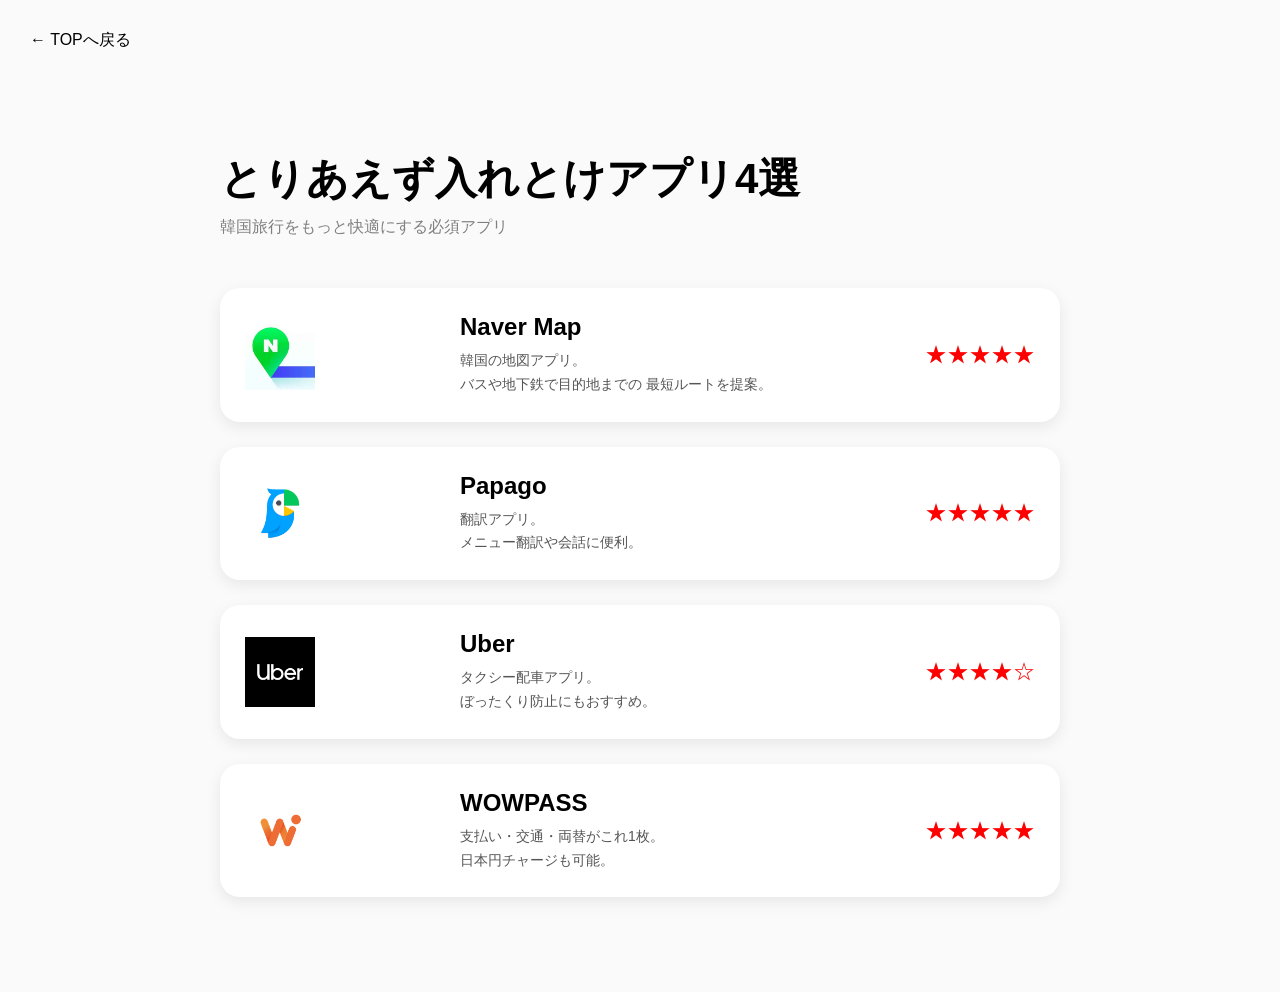
<file: apps.html>
<!DOCTYPE html>
<html lang="ja">

<head>

<meta charset="UTF-8">

<meta name="viewport"
content="width=device-width, initial-scale=1">

<title>

とりあえず入れとけアプリ

</title>

<link
rel="stylesheet"
href="style.css">

</head>



<body class="app-page">



<header class="top">

<a href="index.html">

← TOPへ戻る

</a>

</header>




<section class="app-section">

<h1>

とりあえず入れとけアプリ4選

</h1>



<p class="sub">

韓国旅行をもっと快適にする必須アプリ

</p>




<!-- Naver -->

<div class="app-card">

<img src="images/navermap.jpg">


<div class="app-text">

<h2>

Naver Map

</h2>


<p>

韓国の地図アプリ。<br>

バスや地下鉄で目的地までの
最短ルートを提案。

</p>

</div>


<span>

★★★★★

</span>

</div>





<!-- Papago -->

<div class="app-card">

<img src="images/Papago.png">


<div class="app-text">

<h2>

Papago

</h2>


<p>

翻訳アプリ。<br>

メニュー翻訳や会話に便利。

</p>

</div>


<span>

★★★★★

</span>

</div>





<!-- Uber -->

<div class="app-card">

<img src="images/Uber.png">


<div class="app-text">

<h2>

Uber

</h2>


<p>

タクシー配車アプリ。<br>

ぼったくり防止にもおすすめ。

</p>

</div>


<span>

★★★★☆

</span>

</div>





<!-- WOWPASS -->

<div class="app-card">

<img src="images/wowpass.png">


<div class="app-text">

<h2>

WOWPASS

</h2>


<p>

支払い・交通・両替がこれ1枚。<br>

日本円チャージも可能。

</p>

</div>


<span>

★★★★★

</span>

</div>



</section>


</body>

</html>
</file>
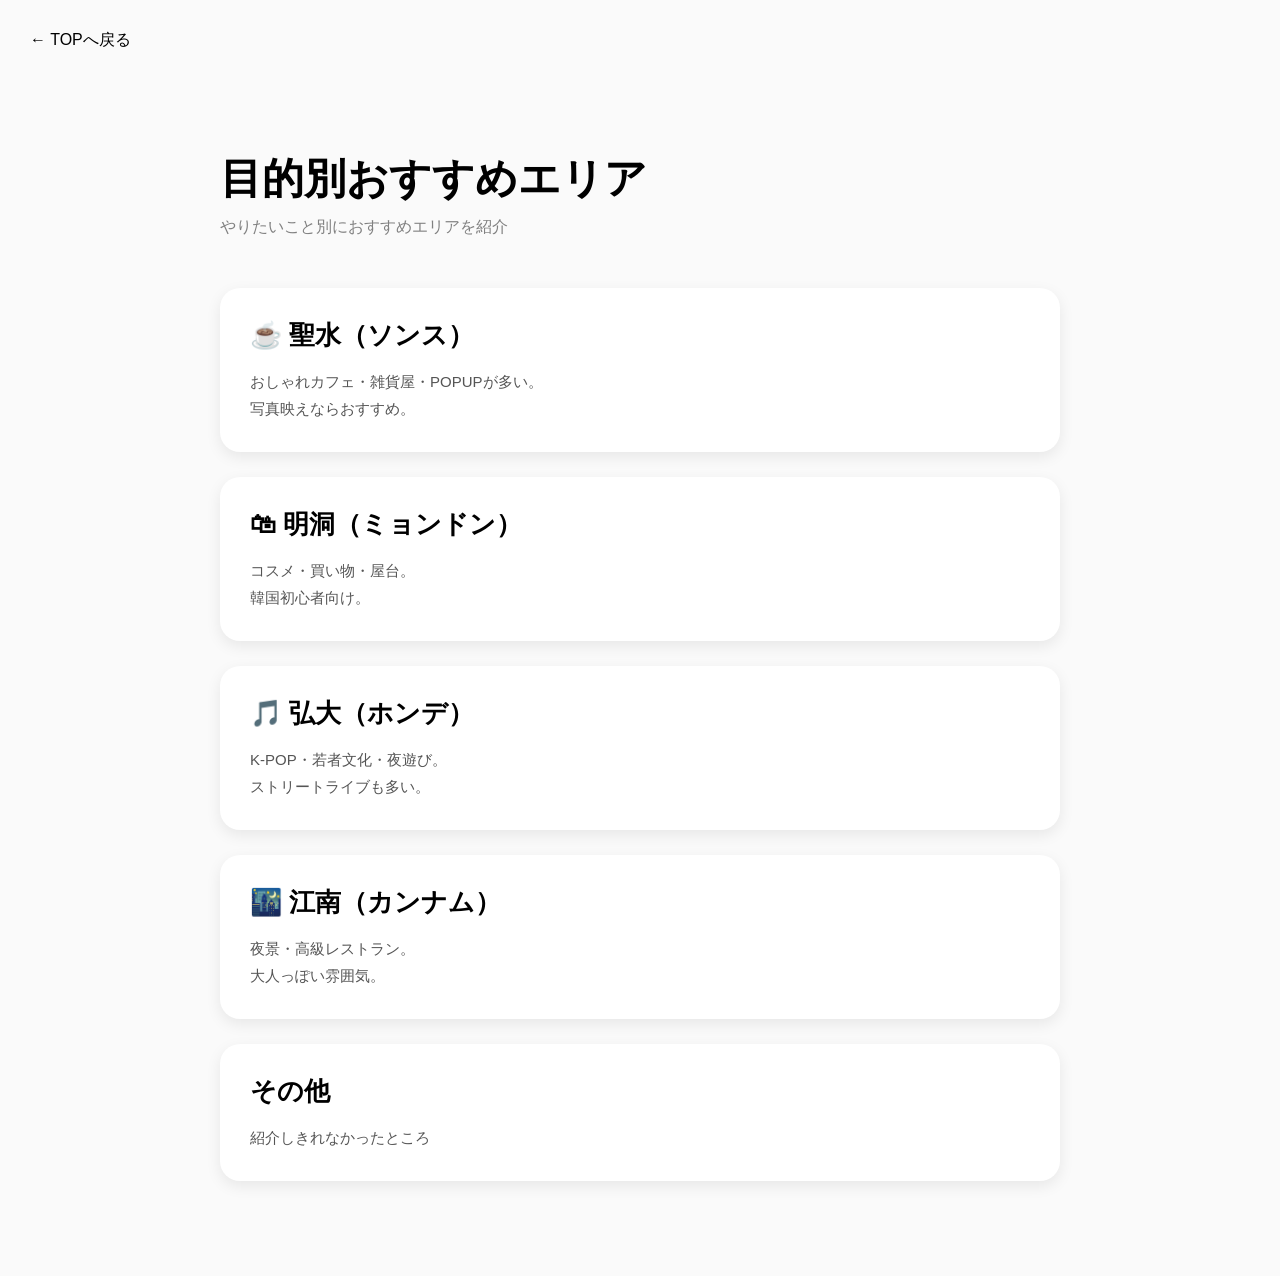
<file: area.html>
<!DOCTYPE html>
<html lang="ja">

<head>

<meta charset="UTF-8">

<meta name="viewport"
content="width=device-width, initial-scale=1">

<title>

エリア編

</title>

<link
rel="stylesheet"
href="style.css">

</head>



<body>


<header class="top">

<a href="index.html">

← TOPへ戻る

</a>

</header>




<section class="app-section">


<h1>

目的別おすすめエリア

</h1>


<p class="sub">

やりたいこと別におすすめエリアを紹介

</p>




<a href="seongsu.html">

<div class="place">

<h2>

☕ 聖水（ソンス）

</h2>

<p>

おしゃれカフェ・雑貨屋・POPUPが多い。<br>

写真映えならおすすめ。

</p>

</div>

</a>




<a href="myeongdong.html">

<div class="place">

<h2>

🛍 明洞（ミョンドン）

</h2>

<p>

コスメ・買い物・屋台。<br>

韓国初心者向け。

</p>

</div>

</a>



<a href="hongdae.html">

<div class="place">

<h2>

🎵 弘大（ホンデ）

</h2>

<p>

K-POP・若者文化・夜遊び。<br>

ストリートライブも多い。

</p>

</div>

</a>



<a href="gangnam.html">

<div class="place">

<h2>

🌃 江南（カンナム）

</h2>

<p>

夜景・高級レストラン。<br>

大人っぽい雰囲気。

</p>

</div>

</a>


<a href="other.html">

<div class="place">

<h2>

その他

</h2>

<p>

紹介しきれなかったところ<br>



</p>

</div>

</a>


</section>



</body>

</html>
</file>
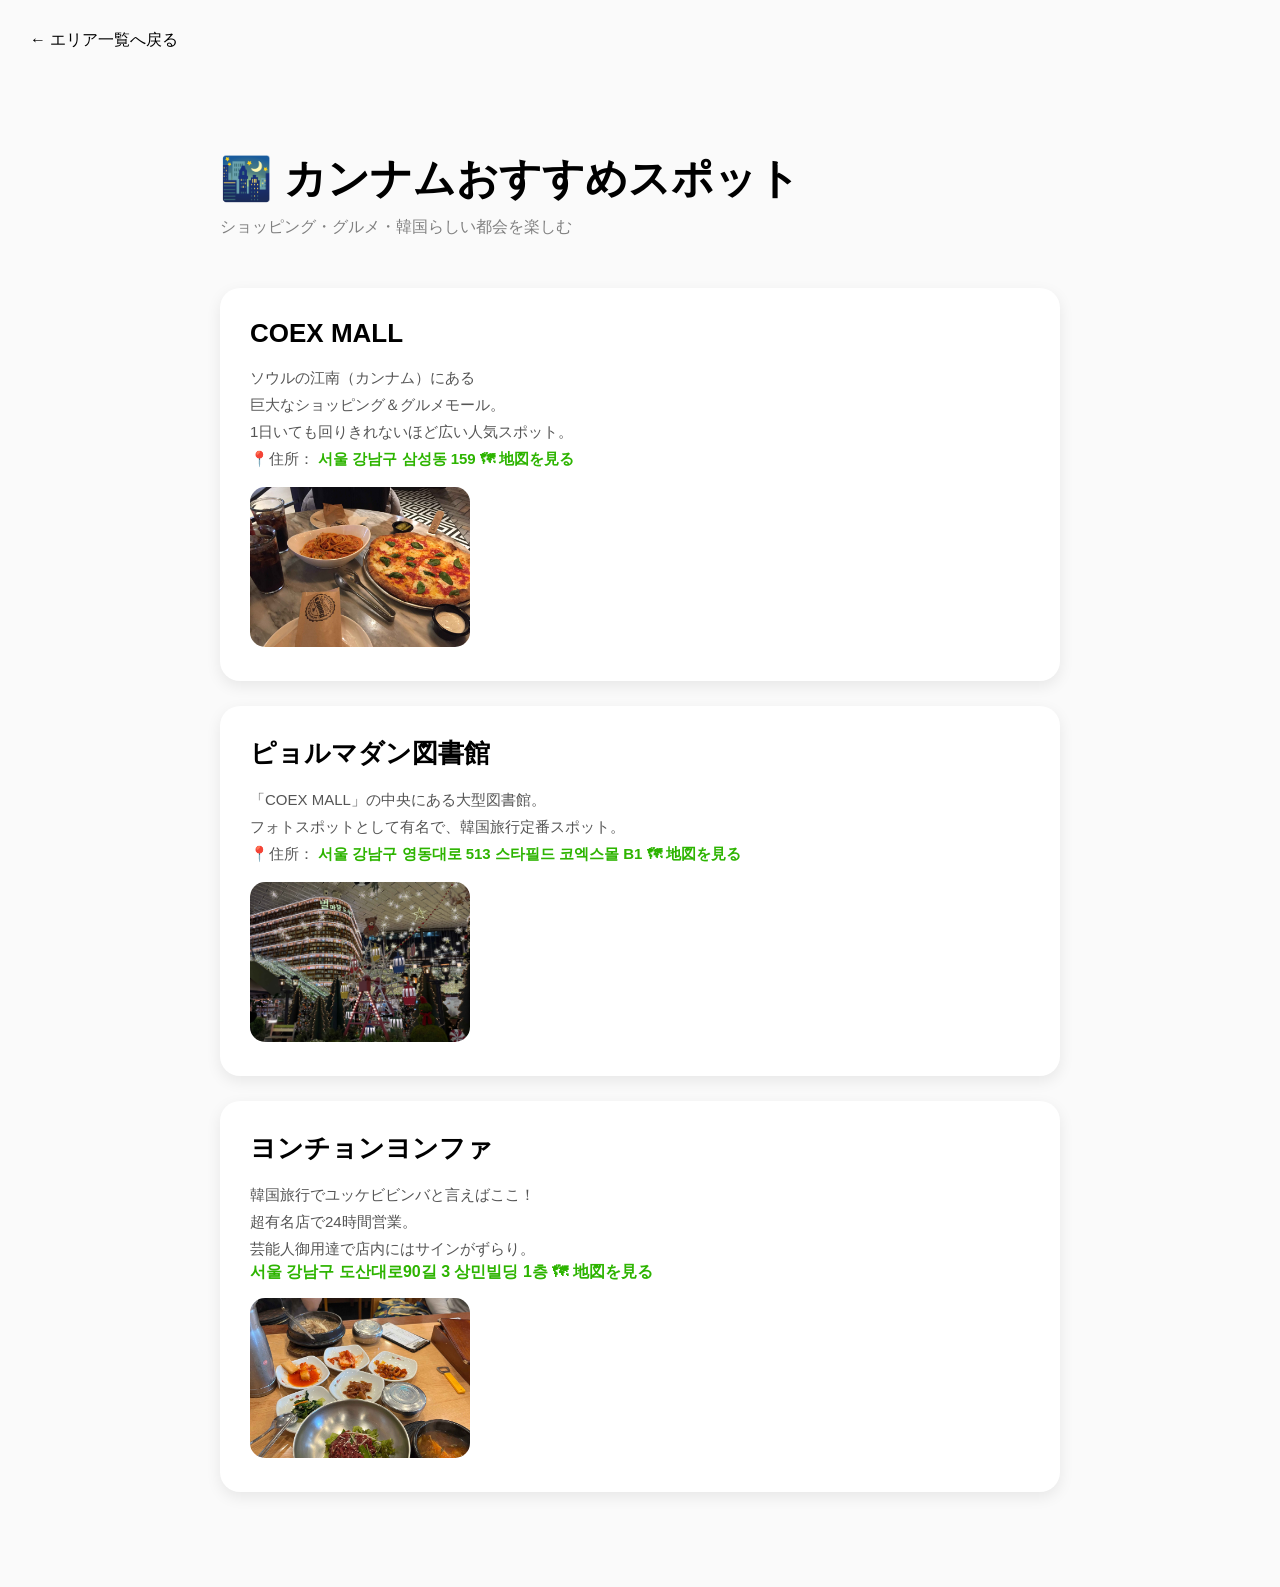
<file: gangnam.html>
<!DOCTYPE html>
<html lang="ja">

<head>

<meta charset="UTF-8">

<meta name="viewport"
content="width=device-width, initial-scale=1">

<title>

カンナムおすすめスポット

</title>

<link
rel="stylesheet"
href="style.css">

</head>



<body>



<header class="top">

<a href="area.html">

← エリア一覧へ戻る

</a>

</header>




<section class="app-section">


<h1>

🌃 カンナムおすすめスポット

</h1>


<p class="sub">

ショッピング・グルメ・韓国らしい都会を楽しむ

</p>




<!-- COEX -->

<div class="place">

<h2>

COEX MALL

</h2>


<p>

ソウルの江南（カンナム）にある<br>

巨大なショッピング＆グルメモール。<br>

1日いても回りきれないほど広い人気スポット。

</p>

<p>

📍住所：

<a
class="map-link"

href="https://naver.me/5hua3oQi"

target="_blank">

서울 강남구 삼성동 159

🗺 地図を見る

</a>


</p>


<div class="photo-group">

<img src="images/coex1.jpg"
class="spot-img">



<a
href="https://map.naver.com/p/search/COEX"

target="_blank"

class="map-card">


</a>

</div>


</div>






<!-- ピョルマダン -->

<div class="place">

<h2>

ピョルマダン図書館

</h2>


<p>

「COEX MALL」の中央にある大型図書館。<br>

フォトスポットとして有名で、韓国旅行定番スポット。

</p>


<p>

📍住所：

<a
class="map-link"

href="https://naver.me/5hua3oQi"

target="_blank">

서울 강남구 영동대로 513 스타필드 코엑스몰 B1

🗺 地図を見る

</a>


</p>

<div class="photo-group">

<img src="images/library1.jpg"
class="spot-img">



<a
href="https://map.naver.com/p/search/별마당도서관"

target="_blank"

class="map-card">



</a>

</div>


</div>






<!-- ヨンチョンヨンファ -->

<div class="place">

<h2>

ヨンチョンヨンファ

</h2>


<p>

韓国旅行でユッケビビンバと言えばここ！<br>

超有名店で24時間営業。<br>

芸能人御用達で店内にはサインがずらり。

</p>



<a
class="map-link"

href="https://naver.me/5T4ABAHM"

target="_blank">

서울 강남구 도산대로90길 3 상민빌딩 1층

🗺 地図を見る

</a>




<div class="photo-group">

<img src="images/yukke1.jpg"
class="spot-img">



<a
href="https://map.naver.com/p/search/영천영화"

target="_blank"

class="map-card">



</a>

</div>


</div>



</section>



</body>

</html>
</file>
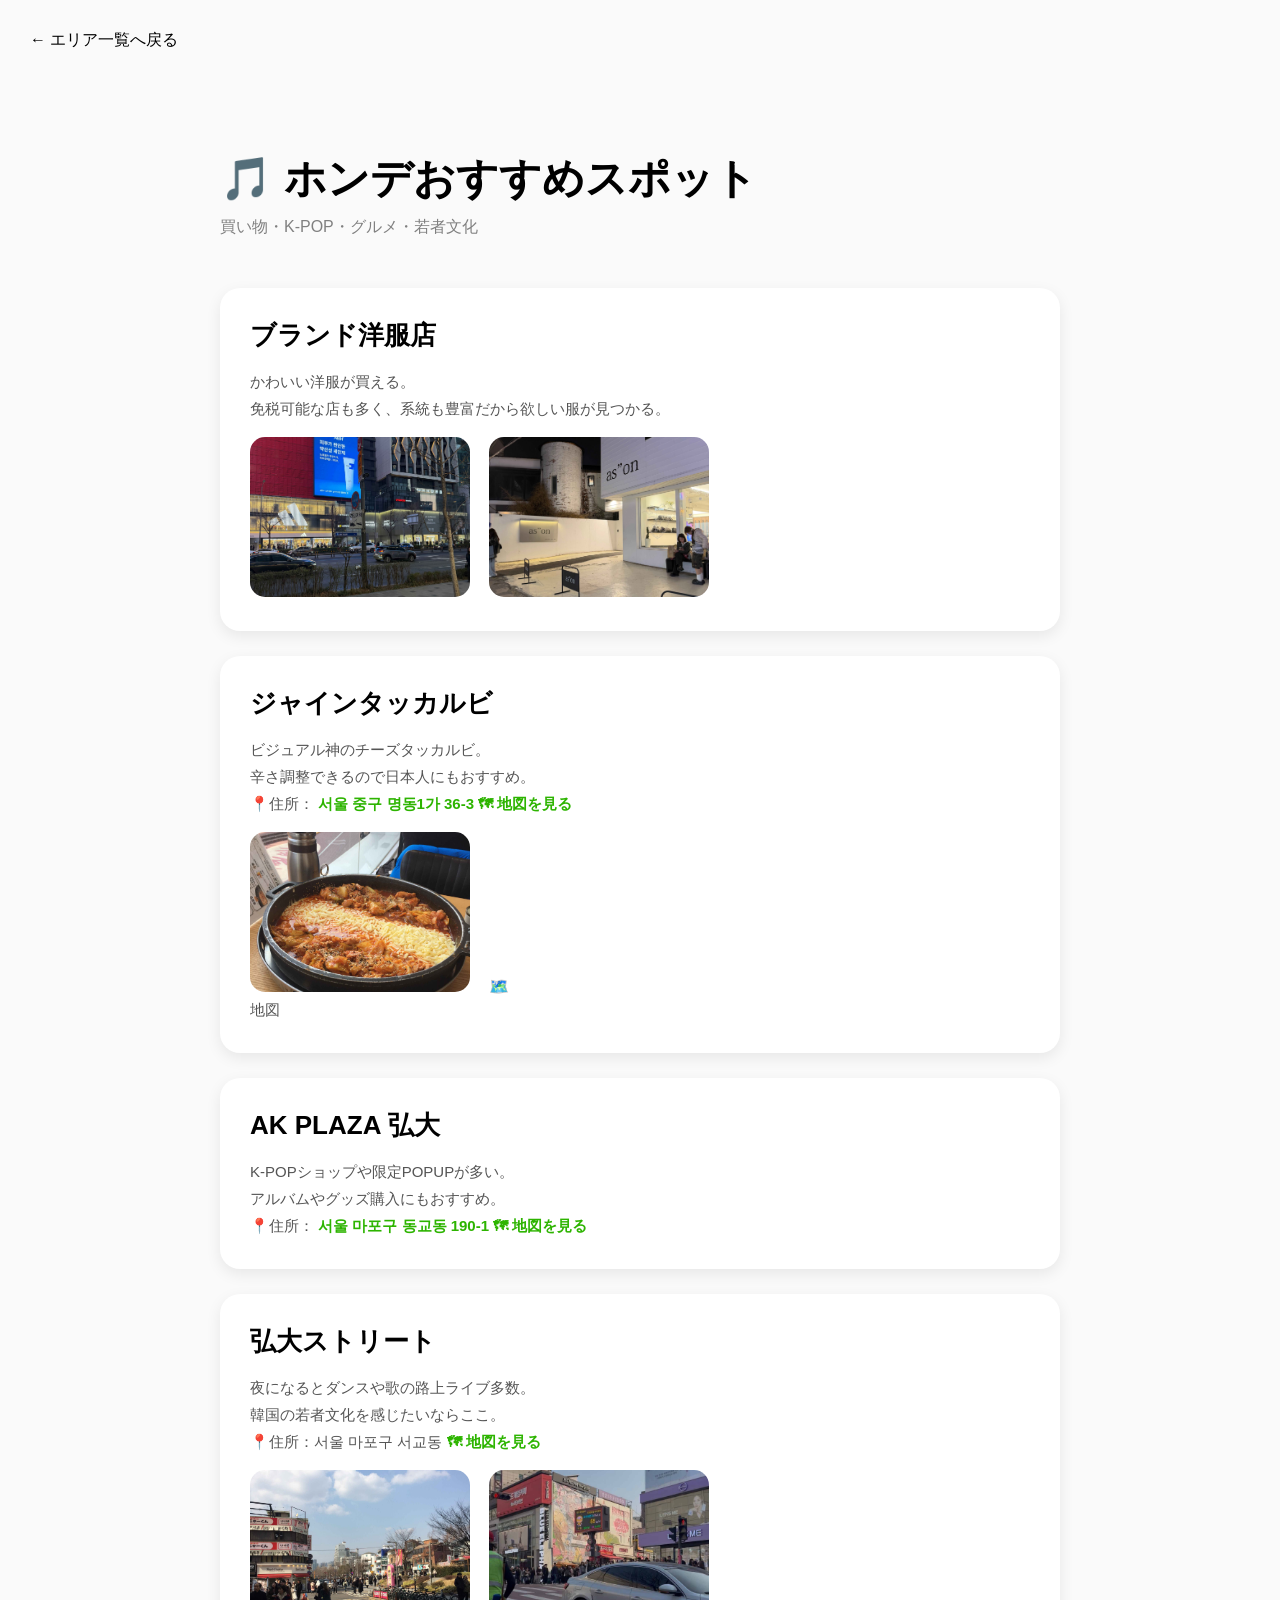
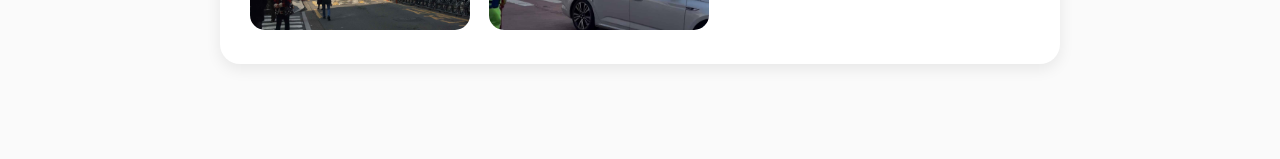
<file: hongdae.html>
<!DOCTYPE html>
<html lang="ja">

<head>

<meta charset="UTF-8">

<meta name="viewport"
content="width=device-width, initial-scale=1">

<title>

弘大おすすめスポット

</title>

<link
rel="stylesheet"
href="style.css">

</head>



<body>



<header class="top">

<a href="area.html">

← エリア一覧へ戻る

</a>

</header>




<section class="app-section">


<h1>

🎵 ホンデおすすめスポット

</h1>


<p class="sub">

買い物・K-POP・グルメ・若者文化

</p>




<!-- ノーブランド -->

<div class="place">

<h2>

ブランド洋服店

</h2>


<p>

かわいい洋服が買える。<br>

免税可能な店も多く、系統も豊富だから欲しい服が見つかる。

</p>

<div class="photo-group">

<img src="images/hongdae1.jpg"
class="spot-img">

<img src="images/hongdae2.jpg"
class="spot-img">

</div>

</div>





<!-- ジャインタッカルビ -->

<div class="place">

<h2>

ジャインタッカルビ

</h2>


<p>

ビジュアル神のチーズタッカルビ。<br>

辛さ調整できるので日本人にもおすすめ。

</p>
<p>

📍住所：

<a
class="map-link"

href="https://naver.me/GDa2UUWy"

target="_blank">

서울 중구 명동1가 36-3

🗺 地図を見る

</a>


</p>


<div class="photo-group">

<img src="images/takkalbi1.jpg"
class="spot-img">


<a
href="地図URL"

target="_blank"

class="map-card">

🗺️

<p>

地図

</p>

</a>

</div>

</div>





<!-- AK PLAZA -->

<div class="place">

<h2>

AK PLAZA 弘大

</h2>


<p>

K-POPショップや限定POPUPが多い。<br>

アルバムやグッズ購入にもおすすめ。

</p>
<p>

📍住所：

<a
class="map-link"

href="https://naver.me/56R6OZp0"

target="_blank">

서울 마포구 동교동 190-1
🗺 地図を見る

</a>


</p>


</div>





<!-- 弘大ストリート -->

<div class="place">

<h2>

弘大ストリート

</h2>


<p>

夜になるとダンスや歌の路上ライブ多数。<br>

韓国の若者文化を感じたいならここ。

</p>

<p>

📍住所：서울 마포구 서교동

<a
class="map-link"

href="https://naver.me/GALR6WDK"

target="_blank">




🗺 地図を見る

</a>


</p>
<div class="photo-group">

<img src="images/street1.jpg"
class="spot-img">

<img src="images/street2.jpg"
class="spot-img">

</div>

</div>



</section>



</body>

</html>
</file>
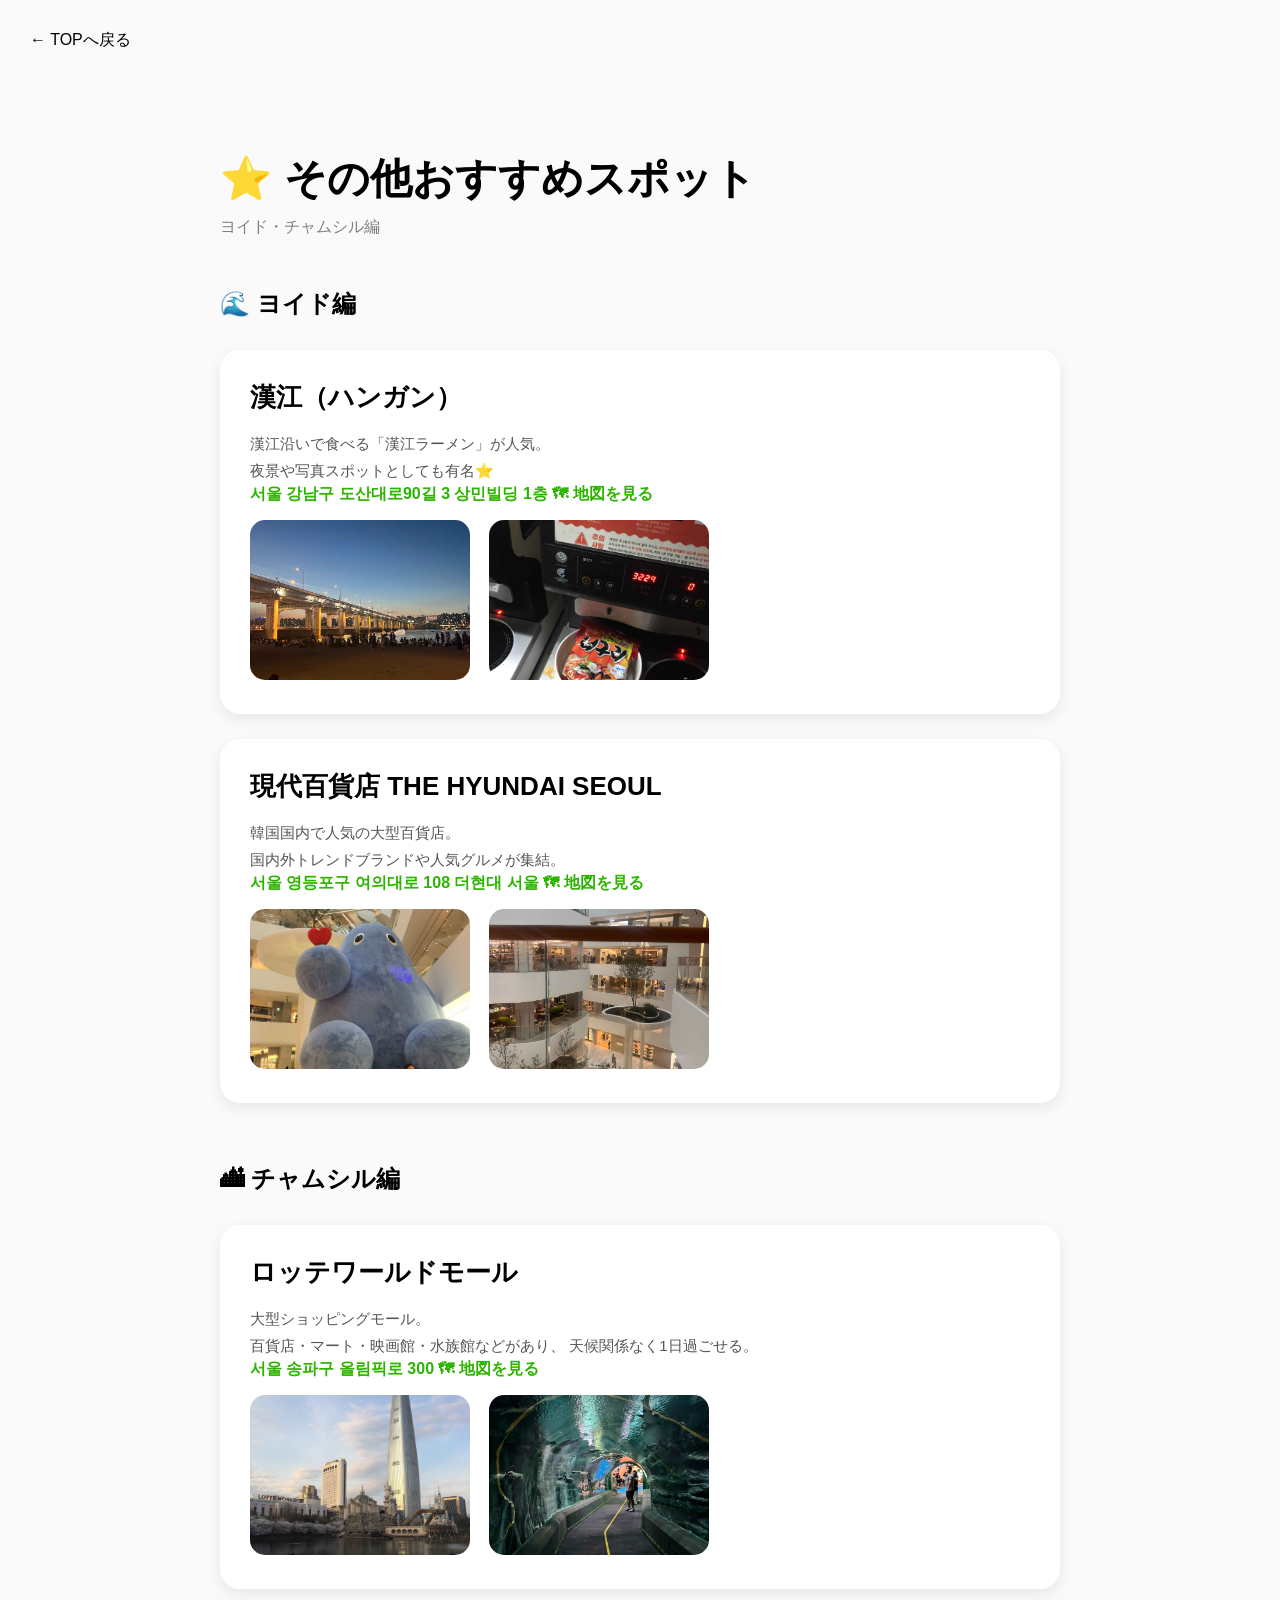
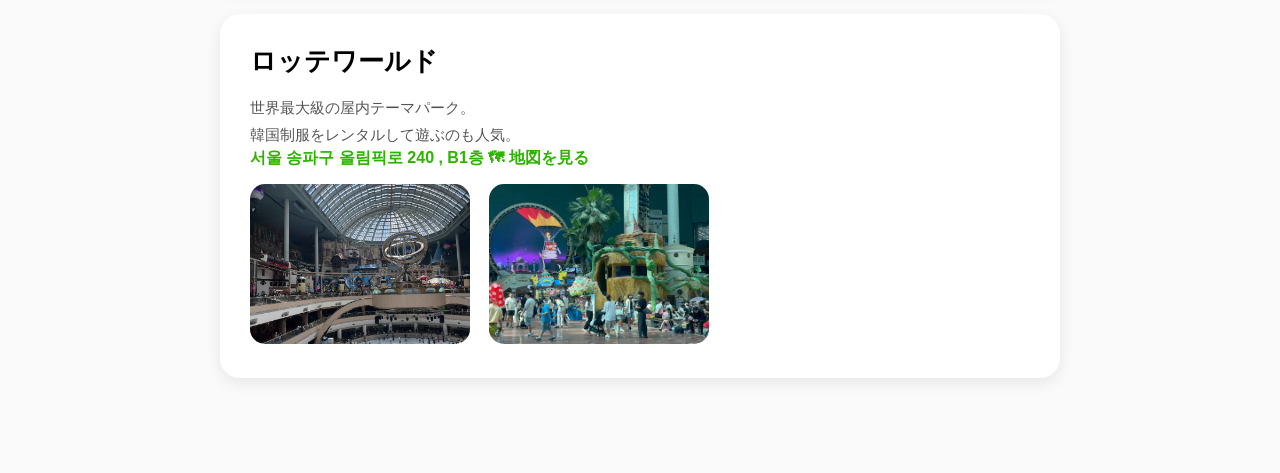
<file: other.html>
<!DOCTYPE html>
<html lang="ja">

<head>

<meta charset="UTF-8">

<meta name="viewport"
content="width=device-width, initial-scale=1">

<title>

その他おすすめスポット

</title>

<link
rel="stylesheet"
href="style.css">

</head>



<body>



<header class="top">

<a href="index.html">

← TOPへ戻る

</a>

</header>




<section class="app-section">


<h1>

⭐ その他おすすめスポット

</h1>


<p class="sub">

ヨイド・チャムシル編

</p>




<!-- ヨイド -->

<h2 style="margin-bottom:30px;">

🌊 ヨイド編

</h2>



<div class="place">

<h2>

漢江（ハンガン）

</h2>


<p>

漢江沿いで食べる「漢江ラーメン」が人気。<br>

夜景や写真スポットとしても有名⭐️

</p>



<a
class="map-link"

href="https://naver.me/FoENsEPP"

target="_blank">


서울 강남구 도산대로90길 3 상민빌딩 1층

🗺 地図を見る

</a>




<div class="photo-group">

<img src="images/hangang1.jpg"
class="spot-img">

<img src="images/hangang2.jpg"
class="spot-img">



</div>

</div>






<div class="place">

<h2>

現代百貨店 THE HYUNDAI SEOUL

</h2>


<p>

韓国国内で人気の大型百貨店。<br>

国内外トレンドブランドや人気グルメが集結。

</p>


<a
class="map-link"

href="https://naver.me/5tJtlWR8"

target="_blank">

서울 영등포구 여의대로 108 더현대 서울

🗺 地図を見る

</a>


<div class="photo-group">

<img src="images/hyundai1.jpg"
class="spot-img">

<img src="images/hyundai2.jpg"
class="spot-img">



</div>

</div>





<!-- チャムシル -->

<h2 style="margin:
60px 0 30px;">

🏙 チャムシル編

</h2>




<div class="place">

<h2>

ロッテワールドモール

</h2>


<p>

大型ショッピングモール。<br>

百貨店・マート・映画館・水族館などがあり、
天候関係なく1日過ごせる。

</p>

<a
class="map-link"

href="https://naver.me/xcnaM22P"

target="_blank">

서울 송파구 올림픽로 300

🗺 地図を見る

</a>


<div class="photo-group">

<img src="images/lotte1.jpg"
class="spot-img">

<img src="images/lotte2.jpg"
class="spot-img">





</div>

</div>






<div class="place">

<h2>

ロッテワールド

</h2>


<p>

世界最大級の屋内テーマパーク。<br>

韓国制服をレンタルして遊ぶのも人気。

</p>

<a
class="map-link"

href="https://naver.me/FJbWZztq"

target="_blank">

서울 송파구 올림픽로 240 , B1층

🗺 地図を見る

</a>



<div class="photo-group">

<img src="images/world1.jpg"
class="spot-img">

<img src="images/world2.jpg"
class="spot-img">




</div>

</div>



</section>



</body>

</html>
</file>
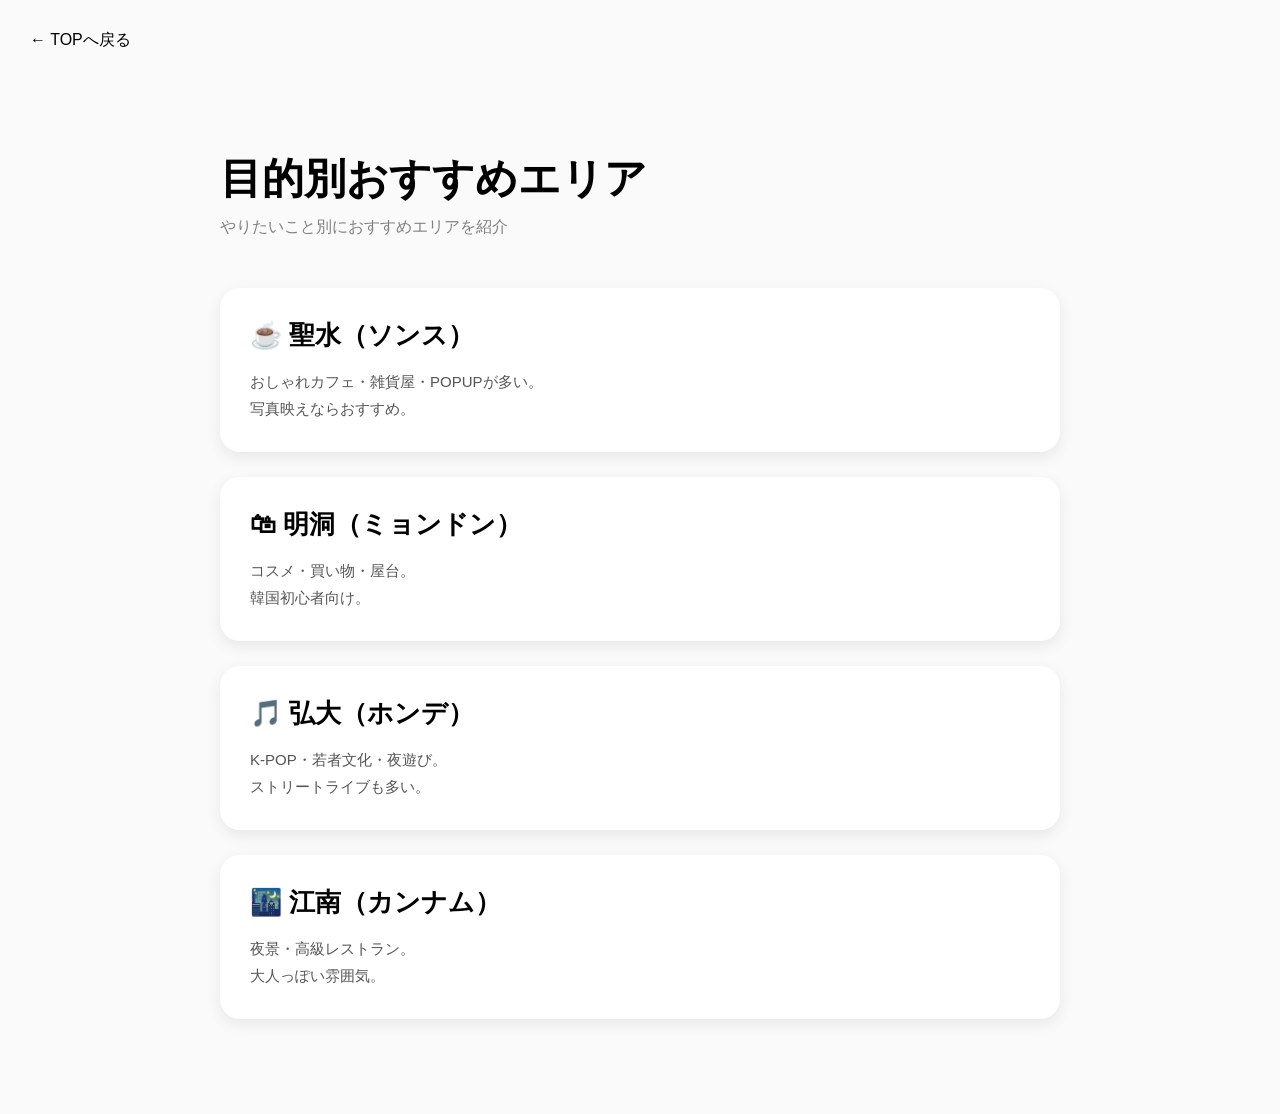
<file: save.html>
<!DOCTYPE html>
<html lang="ja">

<head>

<meta charset="UTF-8">

<meta name="viewport"
content="width=device-width, initial-scale=1">

<title>

エリア編

</title>

<link
rel="stylesheet"
href="style.css">

</head>



<body>


<header class="top">

<a href="index.html">

← TOPへ戻る

</a>

</header>




<section class="app-section">


<h1>

目的別おすすめエリア

</h1>


<p class="sub">

やりたいこと別におすすめエリアを紹介

</p>





<div class="place">

<h2>

☕ 聖水（ソンス）

</h2>

<p>

おしゃれカフェ・雑貨屋・POPUPが多い。<br>

写真映えならおすすめ。

</p>

</div>

</a>




<div class="place">

<h2>

🛍 明洞（ミョンドン）

</h2>

<p>

コスメ・買い物・屋台。<br>

韓国初心者向け。

</p>

</div>

</a>



<div class="place">

<h2>

🎵 弘大（ホンデ）

</h2>

<p>

K-POP・若者文化・夜遊び。<br>

ストリートライブも多い。

</p>

</div>

</a>



<div class="place">

<h2>

🌃 江南（カンナム）

</h2>

<p>

夜景・高級レストラン。<br>

大人っぽい雰囲気。

</p>

</div>

</a>


</section>



</body>

</html>
</file>
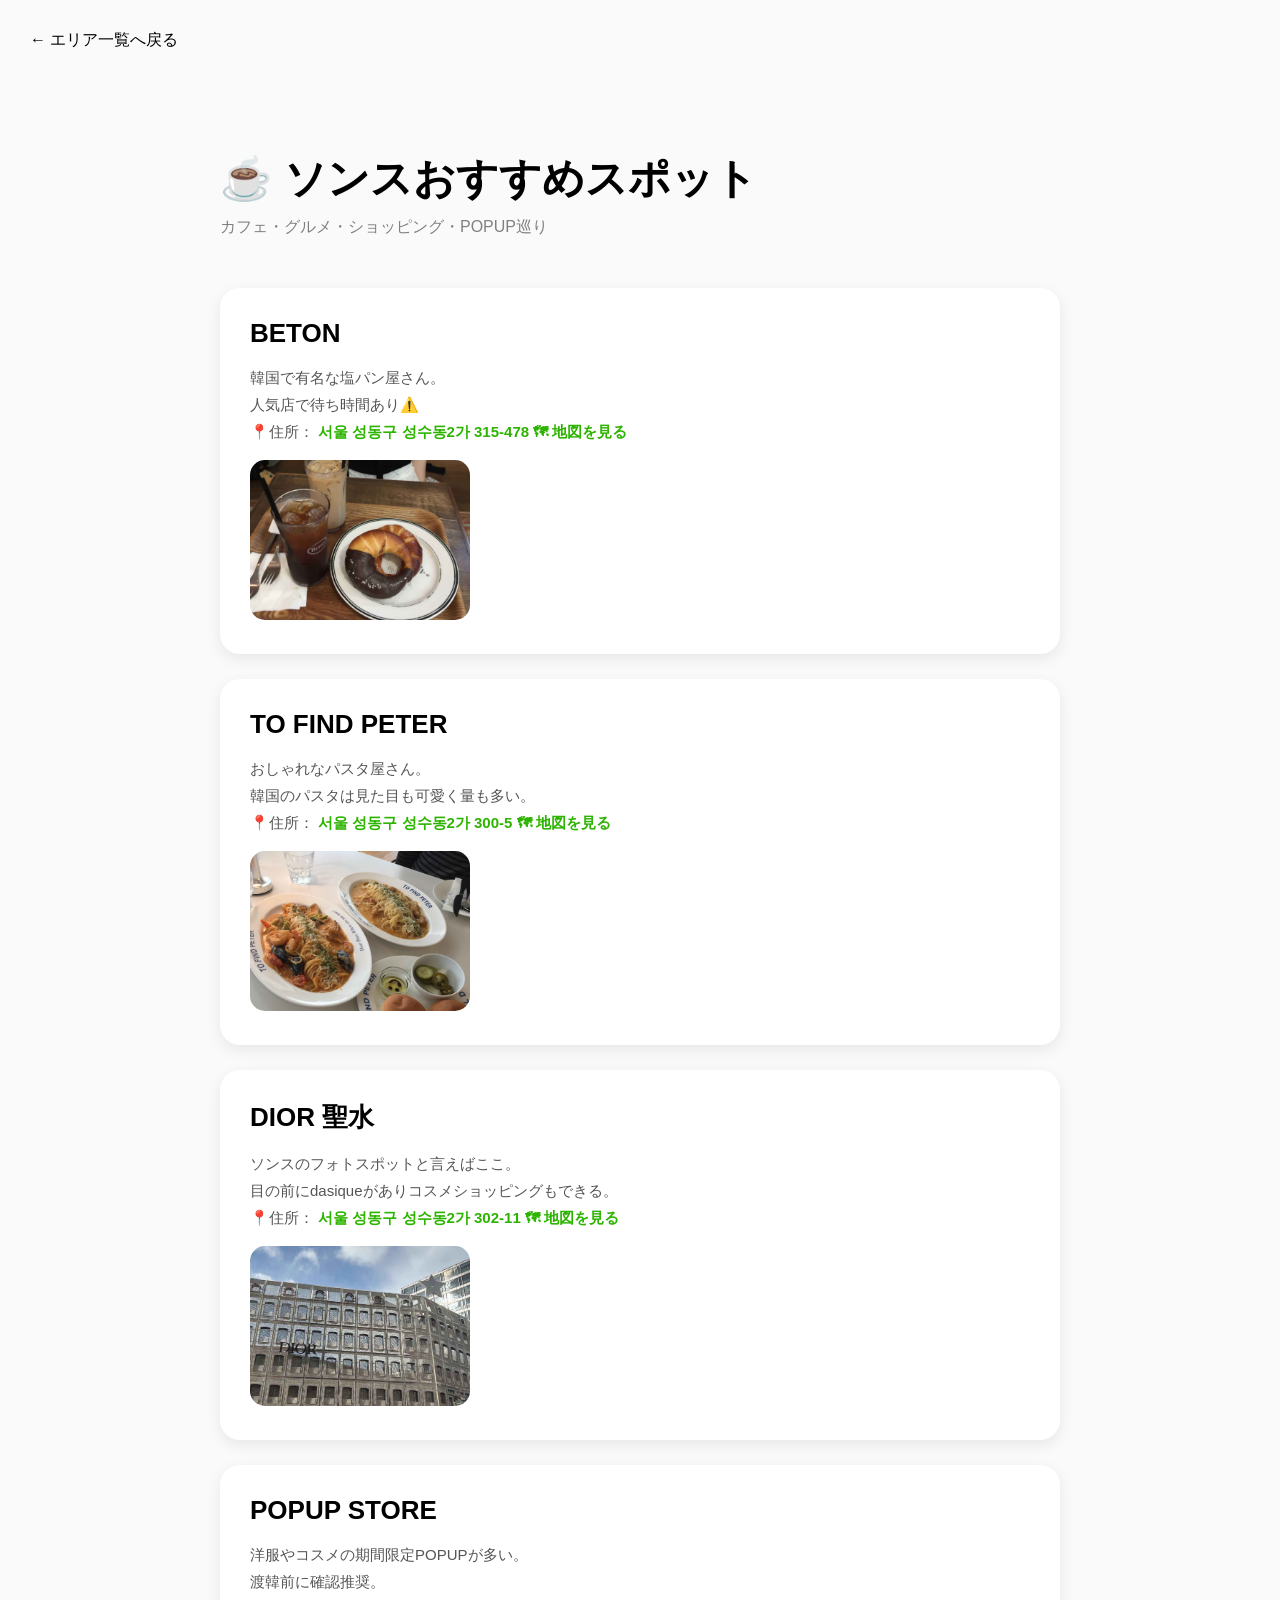
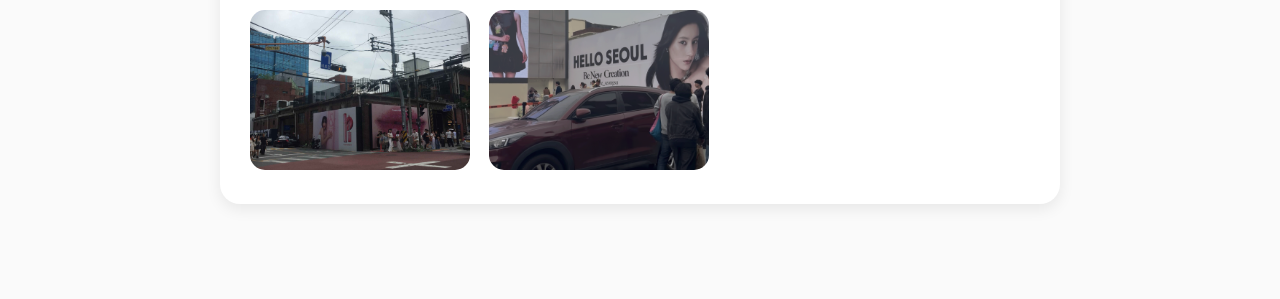
<file: seongsu.html>
<!DOCTYPE html>
<html lang="ja">

<head>

<meta charset="UTF-8">

<meta name="viewport"
content="width=device-width, initial-scale=1">

<title>

聖水おすすめスポット

</title>

<link
rel="stylesheet"
href="style.css">

</head>



<body>



<header class="top">

<a href="area.html">

← エリア一覧へ戻る

</a>

</header>




<section class="app-section">


<h1>

☕ ソンスおすすめスポット

</h1>


<p class="sub">

カフェ・グルメ・ショッピング・POPUP巡り

</p>




<!-- BETON -->

<div class="place">

<h2>

BETON

</h2>


<p>

韓国で有名な塩パン屋さん。<br>

人気店で待ち時間あり⚠️

</p>


<p>

📍住所：

<a
class="map-link"

href="https://naver.me/FQVGKBbb"

target="_blank">

서울 성동구 성수동2가 315-478
🗺 地図を見る

</a>


</p>


<img src="images/beton1.jpg"
class="spot-img">



</div>





<!-- TO FIND PETER -->

<div class="place">

<h2>

TO FIND PETER

</h2>


<p>

おしゃれなパスタ屋さん。<br>

韓国のパスタは見た目も可愛く量も多い。

</p>

<p>

📍住所：

<a
class="map-link"

href="https://naver.me/FY3yx8qW"

target="_blank">

서울 성동구 성수동2가 300-5
🗺 地図を見る

</a>


</p>

<img src="images/peter1.jpg"
class="spot-img">




</div>





<!-- DIOR -->

<div class="place">

<h2>

DIOR 聖水

</h2>


<p>

ソンスのフォトスポットと言えばここ。<br>

目の前にdasiqueがありコスメショッピングもできる。

</p>

<p>

📍住所：

<a
class="map-link"

href="https://naver.me/Fr7p3GgF"

target="_blank">

서울 성동구 성수동2가 302-11

🗺 地図を見る

</a>


</p>
<img src="images/dior1.jpg"
class="spot-img">


</div>





<!-- POPUP -->

<div class="place">

<h2>

POPUP STORE

</h2>


<p>

洋服やコスメの期間限定POPUPが多い。<br>

渡韓前に確認推奨。

</p>


<img src="images/popup1.jpg"
class="spot-img">

<img src="images/popup2.png"
class="spot-img">


</div>



</section>



</body>

</html>
</file>
<file: style.css>
/* ===== 全体 ===== */

*{
margin:0;
padding:0;
box-sizing:border-box;
}

body{
font-family:sans-serif;
background:#fafafa;
}

a{
text-decoration:none;
color:black;
}



/* ===== TOP ===== */

.hero{

height:100vh;

background-image:
url("images/top.png");

background-size:cover;

background-position:center;

background-repeat:no-repeat;

}



.overlay{

height:100%;

background:
rgba(0,0,0,.35);

display:flex;

flex-direction:column;

justify-content:center;

align-items:center;

}



.overlay h1{

color:white;

font-size:75px;

text-align:center;

line-height:1.2;

}



.hero-sub{

color:white;

font-size:20px;

margin-top:25px;

text-align:center;

line-height:1.8;

}



/* ===== 上メニュー ===== */

.top-nav{

position:absolute;

top:0;
left:0;

width:100%;

padding:35px 60px;

display:flex;

justify-content:space-between;

align-items:center;

}



.site-logo{

color:white;

font-size:16px;

font-weight:600;

letter-spacing:2px;

}



.top-nav nav{

display:flex;

gap:40px;

}



.top-nav nav a{

color:white;

font-size:13px;

transition:.3s;

}



.top-nav nav a:hover{

opacity:.7;

}



/* ===== TOPボタン ===== */

.contents{

padding:100px 0;

}



.menu{

display:grid;

grid-template-columns:
repeat(2,1fr);

gap:30px;

max-width:450px;

margin:auto;

}



.card{

background:white;

width:180px;

height:120px;

border-radius:20px;

display:flex;

justify-content:center;

align-items:center;

text-align:center;

font-size:12px;

font-weight:500;

line-height:1.5;

letter-spacing:.5px;

box-shadow:
0 4px 15px rgba(0,0,0,.08);

transition:.3s;

}



.card:hover{

transform:
translateY(-5px);

}



/* ===== ページ共通 ===== */

.top{

padding:30px;

}



.top a{

font-size:16px;

}



.app-section{

max-width:900px;

margin:40px auto;

padding:30px;

}



.app-section h1{

font-size:42px;

text-align:left;

margin-bottom:10px;

}



.sub{

color:gray;

margin-bottom:50px;

}



/* ===== アプリ ===== */

.app-card{

background:white;

display:flex;

align-items:center;

justify-content:
space-between;

padding:25px;

margin-bottom:25px;

border-radius:20px;

box-shadow:
0 5px 15px rgba(0,0,0,.08);

}



.app-card img{

width:70px;

height:70px;

object-fit:contain;

margin-right:30px;

}



.app-text{

width:350px;

}



.app-text h2{

font-size:24px;

margin-bottom:8px;

}



.app-text p{

font-size:14px;

line-height:1.7;

color:#555;

}



.app-card span{

font-size:22px;

color:red;

}



/* ===== エリア・スポット ===== */

.place{

background:white;

padding:30px;

margin-bottom:25px;

border-radius:20px;

box-shadow:
0 5px 15px rgba(0,0,0,.08);

transition:.3s;

}



.place:hover{

transform:
translateY(-5px);

}



.place h2{

font-size:26px;

margin-bottom:15px;

}



.place p{

font-size:15px;

line-height:1.8;

color:#555;

}




/* ===== 写真 ===== */

.spot-img{

width:220px;
/* 少し大きく */

height:160px;

object-fit:cover;

border-radius:15px;

margin:
15px 15px 0 0;

display:inline-block;

transition:.3s;

}



.spot-img:hover{

transform:
scale(1.03);

}
.map-link{

color:#2db400;
/* Naverっぽい緑 */

font-weight:600;

}



.map-link:hover{

text-decoration:underline;

}

/* ===== アプリ ===== */

.app-card{

background:white;

display:flex;

align-items:center;

justify-content:
space-between;

padding:25px;

margin-bottom:25px;

border-radius:20px;

box-shadow:
0 5px 15px rgba(0,0,0,.08);

}



.app-card img{

width:70px;

height:70px;

object-fit:contain;

margin-right:30px;

}



.app-text{

width:350px;

}



.app-text h2{

font-size:24px;

margin-bottom:8px;

}



.app-text p{

font-size:14px;

line-height:1.7;

color:#555;

}



.app-card span{

font-size:22px;

color:red;

}
</file>
